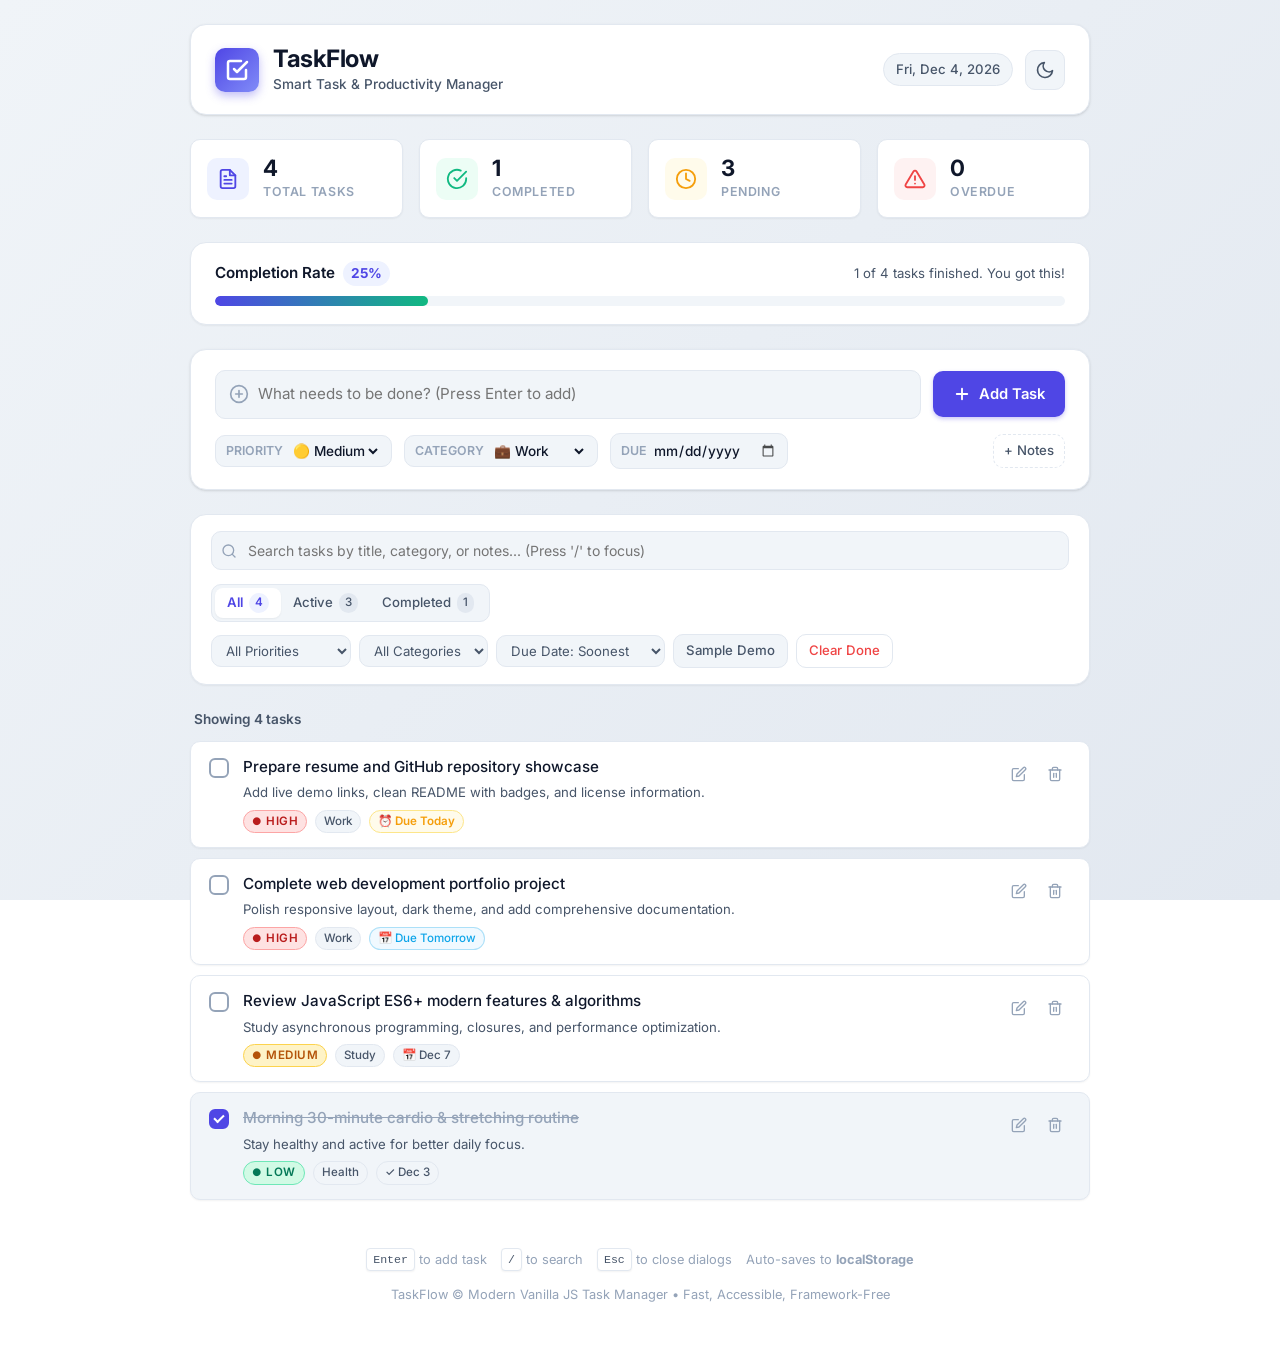
<file: index.html>
<!DOCTYPE html>
<html lang="en" data-theme="light">
<head>
  <meta charset="UTF-8" />
  <meta name="viewport" content="width=device-width, initial-scale=1.0" />
  <meta name="description" content="TaskFlow — Professional, modern Task Manager Web App with real-time statistics, priority badges, due dates, filters, search, and dark mode." />
  <title>TaskFlow — Smart Task & Productivity Manager</title>
  
  <!-- Favicon -->
  <link rel="icon" type="image/jpeg" href="todolist.jpg" />
  
  <!-- Google Fonts: Inter -->
  <link rel="preconnect" href="https://fonts.googleapis.com" />
  <link rel="preconnect" href="https://fonts.gstatic.com" crossorigin />
  <link href="https://fonts.googleapis.com/css2?family=Inter:wght@400;500;600;700&display=swap" rel="stylesheet" />

  <!-- Stylesheet -->
  <link rel="stylesheet" href="stylee.css" />
</head>
<body>

  <div class="app-container">
    
    <!-- ====================================================================
         1. Application Header
         ==================================================================== -->
    <header class="app-header">
      <div class="brand-wrapper">
        <div class="app-logo">
          <svg viewBox="0 0 24 24" width="24" height="24" fill="none" stroke="currentColor" stroke-width="2.5" stroke-linecap="round" stroke-linejoin="round">
            <path d="M9 11l3 3L22 4"></path>
            <path d="M21 12v7a2 2 0 0 1-2 2H5a2 2 0 0 1-2-2V5a2 2 0 0 1 2-2h11"></path>
          </svg>
        </div>
        <div class="app-title-group">
          <h1>TaskFlow</h1>
          <p>Smart Task &amp; Productivity Manager</p>
        </div>
      </div>

      <div class="header-actions">
        <span class="date-badge" id="current-date-display" aria-label="Today's Date"></span>
        <button class="theme-toggle-btn" id="theme-toggle-btn" aria-label="Toggle Dark and Light theme" title="Toggle Theme">
          <!-- Sun Icon (shown in dark mode) -->
          <svg class="icon-sun" viewBox="0 0 24 24" fill="none" stroke="currentColor" stroke-width="2" stroke-linecap="round" stroke-linejoin="round">
            <circle cx="12" cy="12" r="5"></circle>
            <line x1="12" y1="1" x2="12" y2="3"></line>
            <line x1="12" y1="21" x2="12" y2="23"></line>
            <line x1="4.22" y1="4.22" x2="5.64" y2="5.64"></line>
            <line x1="18.36" y1="18.36" x2="19.78" y2="19.78"></line>
            <line x1="1" y1="12" x2="3" y2="12"></line>
            <line x1="21" y1="12" x2="23" y2="12"></line>
            <line x1="4.22" y1="19.78" x2="5.64" y2="18.36"></line>
            <line x1="18.36" y1="5.64" x2="19.78" y2="4.22"></line>
          </svg>
          <!-- Moon Icon (shown in light mode) -->
          <svg class="icon-moon" viewBox="0 0 24 24" fill="none" stroke="currentColor" stroke-width="2" stroke-linecap="round" stroke-linejoin="round">
            <path d="M21 12.79A9 9 0 1 1 11.21 3 7 7 0 0 0 21 12.79z"></path>
          </svg>
        </button>
      </div>
    </header>

    <!-- ====================================================================
         2. Overview Statistics Dashboard
         ==================================================================== -->
    <section class="dashboard-grid" aria-label="Task Analytics Dashboard">
      <!-- Total Tasks -->
      <div class="stat-card">
        <div class="stat-icon total">
          <svg viewBox="0 0 24 24" fill="none" stroke="currentColor" stroke-width="2" stroke-linecap="round" stroke-linejoin="round">
            <path d="M14 2H6a2 2 0 0 0-2 2v16a2 2 0 0 0 2 2h12a2 2 0 0 0 2-2V8z"></path>
            <polyline points="14 2 14 8 20 8"></polyline>
            <line x1="16" y1="13" x2="8" y2="13"></line>
            <line x1="16" y1="17" x2="8" y2="17"></line>
            <polyline points="10 9 9 9 8 9"></polyline>
          </svg>
        </div>
        <div class="stat-info">
          <span class="stat-value" id="total-tasks-count">0</span>
          <span class="stat-label">Total Tasks</span>
        </div>
      </div>

      <!-- Completed Tasks -->
      <div class="stat-card">
        <div class="stat-icon completed">
          <svg viewBox="0 0 24 24" fill="none" stroke="currentColor" stroke-width="2" stroke-linecap="round" stroke-linejoin="round">
            <path d="M22 11.08V12a10 10 0 1 1-5.93-9.14"></path>
            <polyline points="22 4 12 14.01 9 11.01"></polyline>
          </svg>
        </div>
        <div class="stat-info">
          <span class="stat-value" id="completed-tasks-count">0</span>
          <span class="stat-label">Completed</span>
        </div>
      </div>

      <!-- Pending Tasks -->
      <div class="stat-card">
        <div class="stat-icon pending">
          <svg viewBox="0 0 24 24" fill="none" stroke="currentColor" stroke-width="2" stroke-linecap="round" stroke-linejoin="round">
            <circle cx="12" cy="12" r="10"></circle>
            <polyline points="12 6 12 12 16 14"></polyline>
          </svg>
        </div>
        <div class="stat-info">
          <span class="stat-value" id="pending-tasks-count">0</span>
          <span class="stat-label">Pending</span>
        </div>
      </div>

      <!-- Overdue Tasks -->
      <div class="stat-card">
        <div class="stat-icon overdue">
          <svg viewBox="0 0 24 24" fill="none" stroke="currentColor" stroke-width="2" stroke-linecap="round" stroke-linejoin="round">
            <path d="M10.29 3.86L1.82 18a2 2 0 0 0 1.71 3h16.94a2 2 0 0 0 1.71-3L13.71 3.86a2 2 0 0 0-3.42 0z"></path>
            <line x1="12" y1="9" x2="12" y2="13"></line>
            <line x1="12" y1="17" x2="12.01" y2="17"></line>
          </svg>
        </div>
        <div class="stat-info">
          <span class="stat-value" id="overdue-tasks-count">0</span>
          <span class="stat-label">Overdue</span>
        </div>
      </div>
    </section>

    <!-- Overall Progress Card -->
    <section class="progress-card" aria-label="Task Completion Progress">
      <div class="progress-header">
        <div class="progress-title-group">
          <span class="progress-title">Completion Rate</span>
          <span class="progress-percent-badge" id="progress-percent">0%</span>
        </div>
        <span class="progress-message" id="progress-message">Loading progress...</span>
      </div>
      <div class="progress-track" role="progressbar" aria-valuemin="0" aria-valuemax="100" aria-valuenow="0">
        <div class="progress-bar" id="progress-bar"></div>
      </div>
    </section>

    <!-- ====================================================================
         3. Task Creation Form Card
         ==================================================================== -->
    <section class="task-creator-card" aria-label="Add New Task">
      <form id="task-form">
        <div class="primary-input-row">
          <div class="input-with-icon">
            <span class="input-icon">
              <svg viewBox="0 0 24 24" fill="none" stroke="currentColor" stroke-width="2" stroke-linecap="round" stroke-linejoin="round">
                <circle cx="12" cy="12" r="10"></circle>
                <line x1="12" y1="8" x2="12" y2="16"></line>
                <line x1="8" y1="12" x2="16" y2="12"></line>
              </svg>
            </span>
            <input 
              type="text" 
              id="task-input" 
              class="task-input" 
              placeholder="What needs to be done? (Press Enter to add)" 
              autocomplete="off" 
              required 
            />
          </div>
          <button type="submit" class="btn-primary" id="add-task-btn">
            <svg viewBox="0 0 24 24" fill="none" stroke="currentColor" stroke-width="2.5" stroke-linecap="round" stroke-linejoin="round">
              <line x1="12" y1="5" x2="12" y2="19"></line>
              <line x1="5" y1="12" x2="19" y2="12"></line>
            </svg>
            <span>Add Task</span>
          </button>
        </div>

        <!-- Task Metadata Fields (Priority, Category, Due Date, Notes Toggle) -->
        <div class="task-meta-row" style="margin-top: 14px;">
          <div class="meta-field">
            <label for="task-priority">Priority</label>
            <select id="task-priority" class="meta-select">
              <option value="high">🔴 High</option>
              <option value="medium" selected>🟡 Medium</option>
              <option value="low">🟢 Low</option>
            </select>
          </div>

          <div class="meta-field">
            <label for="task-category">Category</label>
            <select id="task-category" class="meta-select">
              <option value="Work" selected>💼 Work</option>
              <option value="Personal">🏠 Personal</option>
              <option value="Study">📚 Study</option>
              <option value="Finance">💰 Finance</option>
              <option value="Health">🏃 Health</option>
              <option value="General">📝 General</option>
            </select>
          </div>

          <div class="meta-field">
            <label for="task-due-date">Due</label>
            <input type="date" id="task-due-date" class="meta-date-input" title="Set task due date" />
          </div>

          <button type="button" class="btn-toggle-notes" id="toggle-notes-btn">
            + Notes
          </button>
        </div>

        <!-- Expandable Notes / Description Textarea -->
        <div class="notes-container" id="notes-container" style="margin-top: 12px;">
          <textarea 
            id="task-notes" 
            class="notes-textarea" 
            placeholder="Add optional notes, links, or instructions..."
            rows="2"
          ></textarea>
        </div>
      </form>
    </section>

    <!-- ====================================================================
         4. Control Toolbar (Search, Filter, Sort, Bulk Actions)
         ==================================================================== -->
    <section class="toolbar-card" aria-label="Task Filters &amp; Controls">
      <!-- Search Input Row -->
      <div class="toolbar-top-row">
        <div class="search-box">
          <span class="search-icon">
            <svg viewBox="0 0 24 24" fill="none" stroke="currentColor" stroke-width="2" stroke-linecap="round" stroke-linejoin="round">
              <circle cx="11" cy="11" r="8"></circle>
              <line x1="21" y1="21" x2="16.65" y2="16.65"></line>
            </svg>
          </span>
          <input 
            type="text" 
            id="search-input" 
            class="search-input" 
            placeholder="Search tasks by title, category, or notes... (Press '/' to focus)" 
            autocomplete="off" 
          />
          <button class="search-clear-btn" id="search-clear-btn" title="Clear search" aria-label="Clear search">
            ✕
          </button>
        </div>
      </div>

      <!-- Filters & Controls Row -->
      <div class="toolbar-filter-row">
        <!-- Status Tabs (All, Active, Completed) -->
        <div class="filter-tabs" role="tablist">
          <button class="filter-tab active" data-filter="all" role="tab" aria-selected="true">
            All <span class="badge" id="badge-count-all">0</span>
          </button>
          <button class="filter-tab" data-filter="active" role="tab" aria-selected="false">
            Active <span class="badge" id="badge-count-active">0</span>
          </button>
          <button class="filter-tab" data-filter="completed" role="tab" aria-selected="false">
            Completed <span class="badge" id="badge-count-completed">0</span>
          </button>
        </div>

        <!-- Dropdown Filters & Actions -->
        <div class="filter-controls-group">
          <!-- Priority Filter -->
          <select id="priority-filter" class="filter-select" aria-label="Filter by priority">
            <option value="all">All Priorities</option>
            <option value="high">High Priority</option>
            <option value="medium">Medium Priority</option>
            <option value="low">Low Priority</option>
          </select>

          <!-- Category Filter -->
          <select id="category-filter" class="filter-select" aria-label="Filter by category">
            <option value="all">All Categories</option>
            <option value="Work">Work</option>
            <option value="Personal">Personal</option>
            <option value="Study">Study</option>
            <option value="Finance">Finance</option>
            <option value="Health">Health</option>
            <option value="General">General</option>
          </select>

          <!-- Sort Dropdown -->
          <select id="sort-by-select" class="filter-select" aria-label="Sort tasks">
            <option value="due-asc">Due Date: Soonest</option>
            <option value="due-desc">Due Date: Furthest</option>
            <option value="priority-high">Priority: High → Low</option>
            <option value="priority-low">Priority: Low → High</option>
            <option value="newest">Created: Newest</option>
            <option value="oldest">Created: Oldest</option>
            <option value="alpha">Alphabetical: A → Z</option>
          </select>

          <!-- Bulk Buttons -->
          <button class="btn-secondary" id="reset-demo-btn" title="Reload sample demonstration tasks">
            Sample Demo
          </button>
          <button class="btn-danger-ghost" id="clear-completed-btn" title="Remove all completed tasks">
            Clear Done
          </button>
        </div>
      </div>
    </section>

    <!-- ====================================================================
         5. Task List Container
         ==================================================================== -->
    <section class="task-list-section" aria-label="Tasks List">
      <div class="task-list-header">
        <span class="task-list-count" id="task-list-summary">Showing 0 tasks</span>
      </div>

      <!-- Task Items List -->
      <ul id="task-list" class="task-list" aria-live="polite"></ul>

      <!-- Empty State Indicator -->
      <div class="empty-state" id="empty-state" style="display: none;">
        <div class="empty-state-icon">
          <svg viewBox="0 0 24 24" fill="none" stroke="currentColor" stroke-width="2" stroke-linecap="round" stroke-linejoin="round">
            <path d="M22 11.08V12a10 10 0 1 1-5.93-9.14"></path>
            <polyline points="22 4 12 14.01 9 11.01"></polyline>
          </svg>
        </div>
        <h3 class="empty-state-title" id="empty-state-title">No tasks found</h3>
        <p class="empty-state-desc" id="empty-state-desc">Your tasks will appear here. Add a new task above to get started!</p>
        <button class="btn-primary empty-state-action" id="empty-state-action-btn">
          Add New Task
        </button>
      </div>
    </section>

    <!-- ====================================================================
         6. Footer & Shortcut Guide
         ==================================================================== -->
    <footer class="app-footer">
      <div class="shortcut-hints">
        <span class="kbd-hint"><kbd>Enter</kbd> to add task</span>
        <span class="kbd-hint"><kbd>/</kbd> to search</span>
        <span class="kbd-hint"><kbd>Esc</kbd> to close dialogs</span>
        <span class="kbd-hint">Auto-saves to <strong>localStorage</strong></span>
      </div>
      <p style="margin-top: 6px;">TaskFlow &copy; Modern Vanilla JS Task Manager &bull; Fast, Accessible, Framework-Free</p>
    </footer>

  </div>

  <!-- ======================================================================
       7. Edit Task Modal Dialog
       ====================================================================== -->
  <div class="modal-overlay" id="edit-modal" aria-hidden="true" role="dialog" aria-modal="true" aria-labelledby="edit-modal-title">
    <div class="modal-container">
      <div class="modal-header">
        <h2 class="modal-title" id="edit-modal-title">Edit Task</h2>
        <button class="modal-close-btn" id="edit-modal-close" aria-label="Close Edit Dialog">&times;</button>
      </div>
      
      <form id="edit-form">
        <div class="modal-body">
          <div class="form-group">
            <label class="form-label" for="edit-title-input">Task Title *</label>
            <input type="text" id="edit-title-input" class="form-input" required />
          </div>

          <div class="form-group">
            <label class="form-label" for="edit-desc-input">Notes / Details</label>
            <textarea id="edit-desc-input" class="form-textarea" rows="3" placeholder="Add additional task details..."></textarea>
          </div>

          <div class="form-row">
            <div class="form-group">
              <label class="form-label" for="edit-priority-select">Priority</label>
              <select id="edit-priority-select" class="form-select">
                <option value="high">🔴 High</option>
                <option value="medium">🟡 Medium</option>
                <option value="low">🟢 Low</option>
              </select>
            </div>

            <div class="form-group">
              <label class="form-label" for="edit-category-select">Category</label>
              <select id="edit-category-select" class="form-select">
                <option value="Work">💼 Work</option>
                <option value="Personal">🏠 Personal</option>
                <option value="Study">📚 Study</option>
                <option value="Finance">💰 Finance</option>
                <option value="Health">🏃 Health</option>
                <option value="General">📝 General</option>
              </select>
            </div>
          </div>

          <div class="form-group">
            <label class="form-label" for="edit-due-date-input">Due Date</label>
            <input type="date" id="edit-due-date-input" class="form-input" />
          </div>
        </div>

        <div class="modal-footer">
          <button type="button" class="btn-secondary" id="edit-modal-cancel">Cancel</button>
          <button type="submit" class="btn-primary" id="edit-modal-save">Save Changes</button>
        </div>
      </form>
    </div>
  </div>

  <!-- ======================================================================
       8. Delete Confirmation Modal
       ====================================================================== -->
  <div class="modal-overlay" id="confirm-modal" aria-hidden="true" role="dialog" aria-modal="true" aria-labelledby="confirm-modal-title">
    <div class="modal-container" style="max-width: 420px;">
      <div class="modal-header">
        <h2 class="modal-title" id="confirm-modal-title">Delete Task</h2>
        <button class="modal-close-btn" id="confirm-modal-close" aria-label="Close Confirmation Dialog">&times;</button>
      </div>
      <div class="modal-body">
        <p id="confirm-modal-text" style="font-size: 0.95rem; color: var(--text-secondary); line-height: 1.5;">
          Are you sure you want to delete this task? This action cannot be undone.
        </p>
      </div>
      <div class="modal-footer">
        <button type="button" class="btn-secondary" id="confirm-modal-cancel">Cancel</button>
        <button type="button" class="btn-primary" id="confirm-delete-btn" style="background: var(--color-danger);">Delete</button>
      </div>
    </div>
  </div>

  <!-- ======================================================================
       9. Floating Toast Notification Container
       ====================================================================== -->
  <div class="toast-container" id="toast-container" aria-live="assertive"></div>

  <!-- Main JavaScript File -->
  <script src="script.js"></script>
</body>
</html>
</file>
<file: stylee.css>
/* ==========================================================================
   TaskFlow — Modern Task & Productivity Manager
   Style Sheet (CSS Custom Properties, Responsive Design & Dark/Light Themes)
   ========================================================================== */

/* --------------------------------------------------------------------------
   1. CSS Custom Properties / Design Tokens
   -------------------------------------------------------------------------- */
:root {
  /* Color Palette - Light Mode (Default) */
  --bg-gradient: linear-gradient(135deg, #f0f4f8 0%, #e2e8f0 100%);
  --bg-primary: #f8fafc;
  --bg-surface: #ffffff;
  --bg-surface-alt: #f1f5f9;
  --bg-surface-hover: #e2e8f0;
  
  --border-color: #e2e8f0;
  --border-color-focus: #6366f1;
  --border-color-light: #f1f5f9;

  --text-primary: #0f172a;
  --text-secondary: #475569;
  --text-muted: #94a3b8;
  --text-inverse: #ffffff;

  /* Primary Brand Colors */
  --primary: #4f46e5;
  --primary-hover: #4338ca;
  --primary-light: #eef2ff;
  --primary-ring: rgba(79, 70, 229, 0.25);

  /* Status Colors */
  --color-success: #10b981;
  --color-success-bg: #ecfdf5;
  --color-success-border: #a7f3d0;
  
  --color-warning: #f59e0b;
  --color-warning-bg: #fffbeb;
  --color-warning-border: #fde68a;

  --color-danger: #ef4444;
  --color-danger-bg: #fef2f2;
  --color-danger-border: #fecaca;
  --color-danger-hover: #dc2626;

  --color-info: #0ea5e9;
  --color-info-bg: #f0f9ff;

  /* Priority Accent Badges */
  --priority-high-text: #b91c1c;
  --priority-high-bg: #fee2e2;
  --priority-high-border: #fca5a5;

  --priority-med-text: #b45309;
  --priority-med-bg: #fef3c7;
  --priority-med-border: #fcd34d;

  --priority-low-text: #047857;
  --priority-low-bg: #d1fae5;
  --priority-low-border: #6ee7b7;

  /* Shadows */
  --shadow-xs: 0 1px 2px 0 rgba(0, 0, 0, 0.05);
  --shadow-sm: 0 1px 3px 0 rgba(0, 0, 0, 0.1), 0 1px 2px -1px rgba(0, 0, 0, 0.1);
  --shadow-md: 0 4px 6px -1px rgba(0, 0, 0, 0.08), 0 2px 4px -2px rgba(0, 0, 0, 0.06);
  --shadow-lg: 0 10px 15px -3px rgba(0, 0, 0, 0.1), 0 4px 6px -4px rgba(0, 0, 0, 0.08);
  --shadow-xl: 0 20px 25px -5px rgba(0, 0, 0, 0.1), 0 8px 10px -6px rgba(0, 0, 0, 0.08);

  /* Radii */
  --radius-sm: 6px;
  --radius-md: 10px;
  --radius-lg: 16px;
  --radius-xl: 20px;
  --radius-full: 9999px;

  /* Transitions */
  --transition-fast: 150ms cubic-bezier(0.4, 0, 0.2, 1);
  --transition-normal: 250ms cubic-bezier(0.4, 0, 0.2, 1);
  --transition-slow: 350ms cubic-bezier(0.4, 0, 0.2, 1);

  /* Fonts */
  --font-family: 'Inter', -apple-system, BlinkMacSystemFont, "Segoe UI", Roboto, "Helvetica Neue", Arial, sans-serif;
}

/* --------------------------------------------------------------------------
   Dark Mode Theme Overrides
   -------------------------------------------------------------------------- */
[data-theme="dark"] {
  --bg-gradient: linear-gradient(135deg, #090d16 0%, #0f172a 100%);
  --bg-primary: #0b0f19;
  --bg-surface: #1e293b;
  --bg-surface-alt: #0f172a;
  --bg-surface-hover: #334155;
  
  --border-color: #334155;
  --border-color-focus: #818cf8;
  --border-color-light: #1e293b;

  --text-primary: #f8fafc;
  --text-secondary: #cbd5e1;
  --text-muted: #64748b;
  --text-inverse: #0f172a;

  /* Primary Brand Colors */
  --primary: #6366f1;
  --primary-hover: #4f46e5;
  --primary-light: rgba(99, 102, 241, 0.15);
  --primary-ring: rgba(99, 102, 241, 0.35);

  /* Status Colors */
  --color-success: #34d399;
  --color-success-bg: rgba(16, 185, 129, 0.15);
  --color-success-border: rgba(16, 185, 129, 0.3);

  --color-warning: #fbbf24;
  --color-warning-bg: rgba(245, 158, 11, 0.15);
  --color-warning-border: rgba(245, 158, 11, 0.3);

  --color-danger: #f87171;
  --color-danger-bg: rgba(239, 68, 68, 0.15);
  --color-danger-border: rgba(239, 68, 68, 0.3);
  --color-danger-hover: #ef4444;

  --color-info: #38bdf8;
  --color-info-bg: rgba(14, 165, 233, 0.15);

  /* Priority Badges in Dark Mode */
  --priority-high-text: #fca5a5;
  --priority-high-bg: rgba(239, 68, 68, 0.2);
  --priority-high-border: rgba(239, 68, 68, 0.4);

  --priority-med-text: #fde68a;
  --priority-med-bg: rgba(245, 158, 11, 0.2);
  --priority-med-border: rgba(245, 158, 11, 0.4);

  --priority-low-text: #a7f3d0;
  --priority-low-bg: rgba(16, 185, 129, 0.2);
  --priority-low-border: rgba(16, 185, 129, 0.4);

  /* Shadows in Dark Mode */
  --shadow-xs: 0 1px 2px 0 rgba(0, 0, 0, 0.3);
  --shadow-sm: 0 1px 3px 0 rgba(0, 0, 0, 0.4);
  --shadow-md: 0 4px 6px -1px rgba(0, 0, 0, 0.4);
  --shadow-lg: 0 10px 15px -3px rgba(0, 0, 0, 0.5);
  --shadow-xl: 0 20px 25px -5px rgba(0, 0, 0, 0.6);
}

/* --------------------------------------------------------------------------
   2. Reset & Base Styles
   -------------------------------------------------------------------------- */
*, *::before, *::after {
  box-sizing: border-box;
  margin: 0;
  padding: 0;
}

html {
  font-size: 16px;
  scroll-behavior: smooth;
}

body {
  font-family: var(--font-family);
  background: var(--bg-gradient);
  background-attachment: fixed;
  color: var(--text-primary);
  min-height: 100vh;
  line-height: 1.5;
  -webkit-font-smoothing: antialiased;
  -moz-osx-font-smoothing: grayscale;
  transition: background var(--transition-normal), color var(--transition-normal);
  padding: 24px 16px 48px;
}

button, input, select, textarea {
  font: inherit;
  color: inherit;
}

button {
  cursor: pointer;
  border: none;
  background: none;
  outline: none;
}

ul, ol {
  list-style: none;
}

a {
  color: var(--primary);
  text-decoration: none;
}

a:hover {
  text-decoration: underline;
}

:focus-visible {
  outline: 2px solid var(--primary);
  outline-offset: 2px;
}

/* --------------------------------------------------------------------------
   3. Main App Layout Container
   -------------------------------------------------------------------------- */
.app-container {
  max-width: 900px;
  margin: 0 auto;
  display: flex;
  flex-direction: column;
  gap: 24px;
}

/* --------------------------------------------------------------------------
   4. Header & Branding
   -------------------------------------------------------------------------- */
.app-header {
  background: var(--bg-surface);
  border: 1px solid var(--border-color);
  border-radius: var(--radius-lg);
  padding: 20px 24px;
  display: flex;
  align-items: center;
  justify-content: space-between;
  box-shadow: var(--shadow-sm);
  transition: background var(--transition-normal), border-color var(--transition-normal);
}

.brand-wrapper {
  display: flex;
  align-items: center;
  gap: 14px;
}

.app-logo {
  width: 44px;
  height: 44px;
  border-radius: var(--radius-md);
  background: linear-gradient(135deg, var(--primary) 0%, #818cf8 100%);
  display: flex;
  align-items: center;
  justify-content: center;
  color: #ffffff;
  box-shadow: 0 4px 10px rgba(79, 70, 229, 0.35);
  flex-shrink: 0;
  overflow: hidden;
}

.app-logo img {
  width: 100%;
  height: 100%;
  object-fit: cover;
}

.app-title-group h1 {
  font-size: 1.5rem;
  font-weight: 700;
  letter-spacing: -0.02em;
  color: var(--text-primary);
  line-height: 1.2;
}

.app-title-group p {
  font-size: 0.85rem;
  color: var(--text-secondary);
  font-weight: 500;
}

.header-actions {
  display: flex;
  align-items: center;
  gap: 12px;
}

.date-badge {
  display: inline-flex;
  align-items: center;
  gap: 6px;
  font-size: 0.825rem;
  font-weight: 500;
  padding: 6px 12px;
  background: var(--bg-surface-alt);
  color: var(--text-secondary);
  border-radius: var(--radius-full);
  border: 1px solid var(--border-color);
}

.theme-toggle-btn {
  display: inline-flex;
  align-items: center;
  justify-content: center;
  width: 40px;
  height: 40px;
  border-radius: var(--radius-md);
  background: var(--bg-surface-alt);
  color: var(--text-secondary);
  border: 1px solid var(--border-color);
  transition: all var(--transition-fast);
}

.theme-toggle-btn:hover {
  background: var(--bg-surface-hover);
  color: var(--text-primary);
  transform: translateY(-1px);
}

.theme-toggle-btn svg {
  width: 20px;
  height: 20px;
  transition: transform var(--transition-normal);
}

[data-theme="dark"] .icon-moon {
  display: none;
}
[data-theme="dark"] .icon-sun {
  display: block;
}
[data-theme="light"] .icon-sun {
  display: none;
}
[data-theme="light"] .icon-moon {
  display: block;
}

/* --------------------------------------------------------------------------
   5. Dashboard / Task Statistics & Progress Bar
   -------------------------------------------------------------------------- */
.dashboard-grid {
  display: grid;
  grid-template-columns: repeat(4, 1fr);
  gap: 16px;
}

.stat-card {
  background: var(--bg-surface);
  border: 1px solid var(--border-color);
  border-radius: var(--radius-md);
  padding: 16px;
  display: flex;
  align-items: center;
  gap: 14px;
  box-shadow: var(--shadow-xs);
  transition: transform var(--transition-fast), box-shadow var(--transition-fast), border-color var(--transition-fast);
}

.stat-card:hover {
  transform: translateY(-2px);
  box-shadow: var(--shadow-sm);
  border-color: var(--border-color-focus);
}

.stat-icon {
  width: 42px;
  height: 42px;
  border-radius: var(--radius-md);
  display: flex;
  align-items: center;
  justify-content: center;
  flex-shrink: 0;
}

.stat-icon svg {
  width: 22px;
  height: 22px;
}

.stat-icon.total {
  background: var(--primary-light);
  color: var(--primary);
}

.stat-icon.completed {
  background: var(--color-success-bg);
  color: var(--color-success);
}

.stat-icon.pending {
  background: var(--color-warning-bg);
  color: var(--color-warning);
}

.stat-icon.overdue {
  background: var(--color-danger-bg);
  color: var(--color-danger);
}

.stat-info {
  display: flex;
  flex-direction: column;
}

.stat-value {
  font-size: 1.4rem;
  font-weight: 700;
  line-height: 1.1;
  color: var(--text-primary);
}

.stat-label {
  font-size: 0.775rem;
  font-weight: 600;
  text-transform: uppercase;
  letter-spacing: 0.05em;
  color: var(--text-muted);
  margin-top: 2px;
}

/* Progress Bar Card */
.progress-card {
  background: var(--bg-surface);
  border: 1px solid var(--border-color);
  border-radius: var(--radius-lg);
  padding: 18px 24px;
  box-shadow: var(--shadow-xs);
  display: flex;
  flex-direction: column;
  gap: 10px;
}

.progress-header {
  display: flex;
  align-items: center;
  justify-content: space-between;
}

.progress-title-group {
  display: flex;
  align-items: center;
  gap: 8px;
}

.progress-title {
  font-size: 0.95rem;
  font-weight: 600;
  color: var(--text-primary);
}

.progress-percent-badge {
  font-size: 0.85rem;
  font-weight: 700;
  color: var(--primary);
  background: var(--primary-light);
  padding: 2px 8px;
  border-radius: var(--radius-full);
}

.progress-message {
  font-size: 0.825rem;
  color: var(--text-secondary);
}

.progress-track {
  width: 100%;
  height: 10px;
  background: var(--bg-surface-alt);
  border-radius: var(--radius-full);
  overflow: hidden;
  position: relative;
}

.progress-bar {
  height: 100%;
  width: 0%;
  background: linear-gradient(90deg, var(--primary) 0%, #10b981 100%);
  border-radius: var(--radius-full);
  transition: width 0.6s cubic-bezier(0.34, 1.56, 0.64, 1);
}

/* --------------------------------------------------------------------------
   6. Task Creation Card
   -------------------------------------------------------------------------- */
.task-creator-card {
  background: var(--bg-surface);
  border: 1px solid var(--border-color);
  border-radius: var(--radius-lg);
  padding: 20px 24px;
  box-shadow: var(--shadow-sm);
  display: flex;
  flex-direction: column;
  gap: 14px;
  transition: border-color var(--transition-fast);
}

.task-creator-card:focus-within {
  border-color: var(--border-color-focus);
}

.primary-input-row {
  display: flex;
  align-items: center;
  gap: 12px;
}

.input-with-icon {
  flex: 1;
  position: relative;
  display: flex;
  align-items: center;
}

.input-icon {
  position: absolute;
  left: 14px;
  color: var(--text-muted);
  pointer-events: none;
  display: flex;
  align-items: center;
  justify-content: center;
}

.input-icon svg {
  width: 20px;
  height: 20px;
}

.task-input {
  width: 100%;
  padding: 12px 14px 12px 42px;
  font-size: 0.95rem;
  border: 1px solid var(--border-color);
  border-radius: var(--radius-md);
  background: var(--bg-surface-alt);
  color: var(--text-primary);
  transition: all var(--transition-fast);
}

.task-input:focus {
  outline: none;
  border-color: var(--primary);
  background: var(--bg-surface);
  box-shadow: 0 0 0 3px var(--primary-ring);
}

.btn-primary {
  display: inline-flex;
  align-items: center;
  justify-content: center;
  gap: 8px;
  background: var(--primary);
  color: #ffffff;
  font-weight: 600;
  font-size: 0.925rem;
  padding: 12px 20px;
  border-radius: var(--radius-md);
  box-shadow: 0 2px 4px rgba(79, 70, 229, 0.3);
  transition: all var(--transition-fast);
  white-space: nowrap;
}

.btn-primary:hover {
  background: var(--primary-hover);
  transform: translateY(-1px);
  box-shadow: 0 4px 8px rgba(79, 70, 229, 0.4);
}

.btn-primary:active {
  transform: translateY(0);
}

.btn-primary svg {
  width: 18px;
  height: 18px;
}

/* Secondary Meta Row */
.task-meta-row {
  display: flex;
  align-items: center;
  flex-wrap: wrap;
  gap: 12px;
}

.meta-field {
  display: flex;
  align-items: center;
  gap: 6px;
  background: var(--bg-surface-alt);
  border: 1px solid var(--border-color);
  border-radius: var(--radius-md);
  padding: 6px 10px;
  font-size: 0.85rem;
  color: var(--text-secondary);
}

.meta-field label {
  font-size: 0.775rem;
  font-weight: 600;
  text-transform: uppercase;
  color: var(--text-muted);
}

.meta-select, .meta-date-input {
  border: none;
  background: transparent;
  color: var(--text-primary);
  font-size: 0.85rem;
  font-weight: 500;
  outline: none;
  cursor: pointer;
}

.meta-select option {
  background: var(--bg-surface);
  color: var(--text-primary);
}

.meta-date-input::-webkit-calendar-picker-indicator {
  cursor: pointer;
  filter: opacity(0.7);
}

[data-theme="dark"] .meta-date-input::-webkit-calendar-picker-indicator {
  filter: invert(0.85);
}

.btn-toggle-notes {
  display: inline-flex;
  align-items: center;
  gap: 6px;
  font-size: 0.825rem;
  font-weight: 500;
  color: var(--text-secondary);
  padding: 6px 10px;
  border-radius: var(--radius-md);
  border: 1px dashed var(--border-color);
  transition: all var(--transition-fast);
  margin-left: auto;
}

.btn-toggle-notes:hover {
  border-color: var(--primary);
  color: var(--primary);
  background: var(--primary-light);
}

.notes-container {
  display: none;
  animation: slideDown 0.2s ease-out forwards;
}

.notes-container.open {
  display: block;
}

.notes-textarea {
  width: 100%;
  padding: 10px 14px;
  border-radius: var(--radius-md);
  border: 1px solid var(--border-color);
  background: var(--bg-surface-alt);
  color: var(--text-primary);
  font-size: 0.875rem;
  resize: vertical;
  min-height: 70px;
  transition: border-color var(--transition-fast);
}

.notes-textarea:focus {
  outline: none;
  border-color: var(--primary);
  background: var(--bg-surface);
  box-shadow: 0 0 0 3px var(--primary-ring);
}

/* --------------------------------------------------------------------------
   7. Control Toolbar (Search, Filter, Sort, Bulk Actions)
   -------------------------------------------------------------------------- */
.toolbar-card {
  background: var(--bg-surface);
  border: 1px solid var(--border-color);
  border-radius: var(--radius-lg);
  padding: 16px 20px;
  box-shadow: var(--shadow-xs);
  display: flex;
  flex-direction: column;
  gap: 14px;
}

.toolbar-top-row {
  display: flex;
  align-items: center;
  gap: 12px;
}

.search-box {
  flex: 1;
  position: relative;
  display: flex;
  align-items: center;
}

.search-input {
  width: 100%;
  padding: 8px 36px 8px 36px;
  font-size: 0.875rem;
  border: 1px solid var(--border-color);
  border-radius: var(--radius-md);
  background: var(--bg-surface-alt);
  color: var(--text-primary);
  transition: all var(--transition-fast);
}

.search-input:focus {
  outline: none;
  border-color: var(--primary);
  background: var(--bg-surface);
  box-shadow: 0 0 0 3px var(--primary-ring);
}

.search-icon {
  position: absolute;
  left: 10px;
  color: var(--text-muted);
  pointer-events: none;
  display: flex;
  align-items: center;
}

.search-icon svg {
  width: 16px;
  height: 16px;
}

.search-clear-btn {
  position: absolute;
  right: 10px;
  color: var(--text-muted);
  display: none;
  align-items: center;
  justify-content: center;
  width: 20px;
  height: 20px;
  border-radius: var(--radius-full);
}

.search-clear-btn.visible {
  display: flex;
}

.search-clear-btn:hover {
  color: var(--text-primary);
  background: var(--bg-surface-hover);
}

/* Filter Tabs & Secondary Filters */
.toolbar-filter-row {
  display: flex;
  align-items: center;
  justify-content: space-between;
  flex-wrap: wrap;
  gap: 12px;
}

.filter-tabs {
  display: flex;
  align-items: center;
  background: var(--bg-surface-alt);
  padding: 3px;
  border-radius: var(--radius-md);
  border: 1px solid var(--border-color);
}

.filter-tab {
  padding: 5px 12px;
  font-size: 0.825rem;
  font-weight: 500;
  color: var(--text-secondary);
  border-radius: calc(var(--radius-md) - 2px);
  transition: all var(--transition-fast);
  display: inline-flex;
  align-items: center;
  gap: 6px;
}

.filter-tab.active {
  background: var(--bg-surface);
  color: var(--primary);
  font-weight: 600;
  box-shadow: var(--shadow-xs);
}

.filter-tab .badge {
  font-size: 0.725rem;
  padding: 1px 6px;
  border-radius: var(--radius-full);
  background: var(--bg-surface-hover);
}

.filter-tab.active .badge {
  background: var(--primary-light);
  color: var(--primary);
}

.filter-controls-group {
  display: flex;
  align-items: center;
  gap: 8px;
  flex-wrap: wrap;
}

.filter-select {
  padding: 6px 10px;
  font-size: 0.825rem;
  border-radius: var(--radius-md);
  border: 1px solid var(--border-color);
  background: var(--bg-surface-alt);
  color: var(--text-secondary);
  outline: none;
  cursor: pointer;
  transition: border-color var(--transition-fast);
}

.filter-select:focus {
  border-color: var(--primary);
}

.btn-secondary {
  display: inline-flex;
  align-items: center;
  gap: 6px;
  font-size: 0.825rem;
  font-weight: 500;
  padding: 6px 12px;
  border-radius: var(--radius-md);
  border: 1px solid var(--border-color);
  background: var(--bg-surface-alt);
  color: var(--text-secondary);
  transition: all var(--transition-fast);
}

.btn-secondary:hover {
  background: var(--bg-surface-hover);
  color: var(--text-primary);
}

.btn-danger-ghost {
  display: inline-flex;
  align-items: center;
  gap: 6px;
  font-size: 0.825rem;
  font-weight: 500;
  padding: 6px 12px;
  border-radius: var(--radius-md);
  border: 1px solid var(--border-color);
  background: transparent;
  color: var(--color-danger);
  transition: all var(--transition-fast);
}

.btn-danger-ghost:hover {
  background: var(--color-danger-bg);
  border-color: var(--color-danger-border);
}

/* --------------------------------------------------------------------------
   8. Task List & Items
   -------------------------------------------------------------------------- */
.task-list-section {
  display: flex;
  flex-direction: column;
  gap: 12px;
}

.task-list-header {
  display: flex;
  align-items: center;
  justify-content: space-between;
  padding: 0 4px;
}

.task-list-count {
  font-size: 0.85rem;
  font-weight: 600;
  color: var(--text-secondary);
}

.task-list {
  display: flex;
  flex-direction: column;
  gap: 10px;
}

.task-item {
  background: var(--bg-surface);
  border: 1px solid var(--border-color);
  border-radius: var(--radius-md);
  padding: 14px 18px;
  display: flex;
  align-items: flex-start;
  gap: 14px;
  box-shadow: var(--shadow-xs);
  transition: transform var(--transition-fast), box-shadow var(--transition-fast), border-color var(--transition-fast), opacity var(--transition-normal);
  position: relative;
  animation: fadeIn 0.25s ease-out forwards;
}

.task-item:hover {
  box-shadow: var(--shadow-md);
  border-color: var(--border-color-focus);
}

.task-item.completed {
  opacity: 0.72;
  background: var(--bg-surface-alt);
}

.task-item.completed .task-text {
  text-decoration: line-through;
  color: var(--text-muted);
}

/* Custom Checkbox */
.task-checkbox-wrapper {
  margin-top: 2px;
  flex-shrink: 0;
}

.task-checkbox {
  appearance: none;
  -webkit-appearance: none;
  width: 20px;
  height: 20px;
  border: 2px solid var(--text-muted);
  border-radius: 6px;
  outline: none;
  cursor: pointer;
  display: grid;
  place-content: center;
  transition: all var(--transition-fast);
  background: transparent;
}

.task-checkbox:hover {
  border-color: var(--primary);
  background: var(--primary-light);
}

.task-checkbox:checked {
  background: var(--primary);
  border-color: var(--primary);
}

.task-checkbox::before {
  content: "";
  width: 10px;
  height: 6px;
  border-left: 2px solid #ffffff;
  border-bottom: 2px solid #ffffff;
  transform: rotate(-45deg) translate(1px, -1px) scale(0);
  transition: transform 0.15s ease-in-out;
}

.task-checkbox:checked::before {
  transform: rotate(-45deg) translate(1px, -1px) scale(1);
}

/* Task Content */
.task-details {
  flex: 1;
  display: flex;
  flex-direction: column;
  gap: 6px;
  min-width: 0; /* Prevents text overflow in flexbox */
}

.task-text {
  font-size: 0.95rem;
  font-weight: 500;
  color: var(--text-primary);
  word-break: break-word;
  line-height: 1.4;
}

.task-description-preview {
  font-size: 0.825rem;
  color: var(--text-secondary);
  line-height: 1.4;
  word-break: break-word;
}

/* Task Badges & Tags */
.task-tags {
  display: flex;
  align-items: center;
  flex-wrap: wrap;
  gap: 8px;
  margin-top: 2px;
}

.badge-priority {
  display: inline-flex;
  align-items: center;
  gap: 4px;
  font-size: 0.725rem;
  font-weight: 600;
  text-transform: uppercase;
  letter-spacing: 0.04em;
  padding: 2px 8px;
  border-radius: var(--radius-full);
}

.badge-priority.high {
  background: var(--priority-high-bg);
  color: var(--priority-high-text);
  border: 1px solid var(--priority-high-border);
}

.badge-priority.medium {
  background: var(--priority-med-bg);
  color: var(--priority-med-text);
  border: 1px solid var(--priority-med-border);
}

.badge-priority.low {
  background: var(--priority-low-bg);
  color: var(--priority-low-text);
  border: 1px solid var(--priority-low-border);
}

.badge-category {
  display: inline-flex;
  align-items: center;
  gap: 4px;
  font-size: 0.725rem;
  font-weight: 500;
  padding: 2px 8px;
  border-radius: var(--radius-full);
  background: var(--bg-surface-alt);
  border: 1px solid var(--border-color);
  color: var(--text-secondary);
}

.badge-due-date {
  display: inline-flex;
  align-items: center;
  gap: 4px;
  font-size: 0.725rem;
  font-weight: 500;
  padding: 2px 8px;
  border-radius: var(--radius-full);
  background: var(--bg-surface-alt);
  border: 1px solid var(--border-color);
  color: var(--text-secondary);
}

.badge-due-date.overdue {
  background: var(--color-danger-bg);
  color: var(--color-danger);
  border-color: var(--color-danger-border);
  font-weight: 600;
}

.badge-due-date.due-today {
  background: var(--color-warning-bg);
  color: var(--color-warning);
  border-color: var(--color-warning-border);
  font-weight: 600;
}

.badge-due-date.due-soon {
  background: var(--color-info-bg);
  color: var(--color-info);
  border-color: rgba(14, 165, 233, 0.3);
}

/* Task Action Buttons */
.task-actions {
  display: flex;
  align-items: center;
  gap: 4px;
  flex-shrink: 0;
  margin-top: 2px;
}

.action-btn {
  width: 32px;
  height: 32px;
  border-radius: var(--radius-sm);
  display: inline-flex;
  align-items: center;
  justify-content: center;
  color: var(--text-muted);
  transition: all var(--transition-fast);
}

.action-btn:hover {
  background: var(--bg-surface-hover);
  color: var(--text-primary);
}

.action-btn.btn-edit:hover {
  color: var(--primary);
  background: var(--primary-light);
}

.action-btn.btn-delete:hover {
  color: var(--color-danger);
  background: var(--color-danger-bg);
}

.action-btn svg {
  width: 16px;
  height: 16px;
}

/* --------------------------------------------------------------------------
   9. Empty States
   -------------------------------------------------------------------------- */
.empty-state {
  background: var(--bg-surface);
  border: 2px dashed var(--border-color);
  border-radius: var(--radius-lg);
  padding: 48px 24px;
  text-align: center;
  display: flex;
  flex-direction: column;
  align-items: center;
  justify-content: center;
  gap: 12px;
}

.empty-state-icon {
  width: 56px;
  height: 56px;
  border-radius: var(--radius-full);
  background: var(--bg-surface-alt);
  color: var(--text-muted);
  display: flex;
  align-items: center;
  justify-content: center;
}

.empty-state-icon svg {
  width: 28px;
  height: 28px;
}

.empty-state-title {
  font-size: 1.1rem;
  font-weight: 600;
  color: var(--text-primary);
}

.empty-state-desc {
  font-size: 0.875rem;
  color: var(--text-secondary);
  max-width: 360px;
}

.empty-state-action {
  margin-top: 8px;
}

/* --------------------------------------------------------------------------
   10. Modals (Edit & Delete Dialogs)
   -------------------------------------------------------------------------- */
.modal-overlay {
  position: fixed;
  top: 0;
  left: 0;
  right: 0;
  bottom: 0;
  background: rgba(15, 23, 42, 0.6);
  backdrop-filter: blur(4px);
  -webkit-backdrop-filter: blur(4px);
  display: flex;
  align-items: center;
  justify-content: center;
  padding: 16px;
  z-index: 1000;
  opacity: 0;
  visibility: hidden;
  transition: opacity var(--transition-normal), visibility var(--transition-normal);
}

.modal-overlay.open {
  opacity: 1;
  visibility: visible;
}

.modal-container {
  background: var(--bg-surface);
  border: 1px solid var(--border-color);
  border-radius: var(--radius-lg);
  width: 100%;
  max-width: 500px;
  box-shadow: var(--shadow-xl);
  display: flex;
  flex-direction: column;
  transform: translateY(20px) scale(0.97);
  transition: transform var(--transition-normal);
  overflow: hidden;
}

.modal-overlay.open .modal-container {
  transform: translateY(0) scale(1);
}

.modal-header {
  padding: 18px 24px;
  border-bottom: 1px solid var(--border-color);
  display: flex;
  align-items: center;
  justify-content: space-between;
}

.modal-title {
  font-size: 1.15rem;
  font-weight: 700;
  color: var(--text-primary);
}

.modal-close-btn {
  width: 32px;
  height: 32px;
  border-radius: var(--radius-sm);
  display: flex;
  align-items: center;
  justify-content: center;
  color: var(--text-muted);
  transition: all var(--transition-fast);
}

.modal-close-btn:hover {
  background: var(--bg-surface-hover);
  color: var(--text-primary);
}

.modal-body {
  padding: 20px 24px;
  display: flex;
  flex-direction: column;
  gap: 16px;
}

.form-group {
  display: flex;
  flex-direction: column;
  gap: 6px;
}

.form-label {
  font-size: 0.8rem;
  font-weight: 600;
  color: var(--text-secondary);
  text-transform: uppercase;
  letter-spacing: 0.04em;
}

.form-input, .form-select, .form-textarea {
  width: 100%;
  padding: 10px 12px;
  border: 1px solid var(--border-color);
  border-radius: var(--radius-md);
  background: var(--bg-surface-alt);
  color: var(--text-primary);
  font-size: 0.9rem;
  transition: all var(--transition-fast);
}

.form-input:focus, .form-select:focus, .form-textarea:focus {
  outline: none;
  border-color: var(--primary);
  background: var(--bg-surface);
  box-shadow: 0 0 0 3px var(--primary-ring);
}

.form-row {
  display: grid;
  grid-template-columns: repeat(2, 1fr);
  gap: 12px;
}

.modal-footer {
  padding: 16px 24px;
  border-top: 1px solid var(--border-color);
  display: flex;
  align-items: center;
  justify-content: flex-end;
  gap: 10px;
  background: var(--bg-surface-alt);
}

/* --------------------------------------------------------------------------
   11. Toast Notifications
   -------------------------------------------------------------------------- */
.toast-container {
  position: fixed;
  bottom: 24px;
  right: 24px;
  display: flex;
  flex-direction: column;
  gap: 10px;
  z-index: 2000;
  pointer-events: none;
}

.toast {
  pointer-events: auto;
  min-width: 280px;
  max-width: 360px;
  background: var(--bg-surface);
  border: 1px solid var(--border-color);
  border-radius: var(--radius-md);
  padding: 12px 16px;
  box-shadow: var(--shadow-lg);
  display: flex;
  align-items: center;
  gap: 12px;
  font-size: 0.875rem;
  font-weight: 500;
  color: var(--text-primary);
  animation: slideInRight 0.3s cubic-bezier(0.16, 1, 0.3, 1) forwards;
  transition: all var(--transition-fast);
}

.toast.toast-exit {
  animation: fadeOut 0.25s forwards;
}

.toast-icon {
  flex-shrink: 0;
  width: 20px;
  height: 20px;
  display: flex;
  align-items: center;
  justify-content: center;
}

.toast.toast-success .toast-icon {
  color: var(--color-success);
}
.toast.toast-danger .toast-icon {
  color: var(--color-danger);
}
.toast.toast-info .toast-icon {
  color: var(--color-info);
}
.toast.toast-warning .toast-icon {
  color: var(--color-warning);
}

.toast-msg {
  flex: 1;
}

/* --------------------------------------------------------------------------
   12. Footer & Shortcut Tips
   -------------------------------------------------------------------------- */
.app-footer {
  text-align: center;
  padding: 24px 0 12px;
  color: var(--text-muted);
  font-size: 0.8rem;
  display: flex;
  flex-direction: column;
  gap: 8px;
}

.shortcut-hints {
  display: flex;
  align-items: center;
  justify-content: center;
  flex-wrap: wrap;
  gap: 14px;
}

.kbd-hint {
  display: inline-flex;
  align-items: center;
  gap: 4px;
}

kbd {
  background: var(--bg-surface);
  border: 1px solid var(--border-color);
  border-radius: 4px;
  padding: 2px 6px;
  font-size: 0.725rem;
  font-family: monospace;
  box-shadow: var(--shadow-xs);
  color: var(--text-secondary);
}

/* --------------------------------------------------------------------------
   13. Animations & Keyframes
   -------------------------------------------------------------------------- */
@keyframes fadeIn {
  from {
    opacity: 0;
    transform: translateY(6px);
  }
  to {
    opacity: 1;
    transform: translateY(0);
  }
}

@keyframes fadeOut {
  from {
    opacity: 1;
    transform: translateY(0);
  }
  to {
    opacity: 0;
    transform: translateY(-8px);
  }
}

@keyframes slideDown {
  from {
    opacity: 0;
    max-height: 0;
    transform: translateY(-6px);
  }
  to {
    opacity: 1;
    max-height: 200px;
    transform: translateY(0);
  }
}

@keyframes slideInRight {
  from {
    opacity: 0;
    transform: translateX(30px);
  }
  to {
    opacity: 1;
    transform: translateX(0);
  }
}

/* --------------------------------------------------------------------------
   14. Responsive Media Queries
   -------------------------------------------------------------------------- */
@media (max-width: 768px) {
  body {
    padding: 14px 10px 32px;
  }

  .app-header {
    padding: 14px 18px;
  }

  .date-badge {
    display: none;
  }

  .dashboard-grid {
    grid-template-columns: repeat(2, 1fr);
    gap: 10px;
  }

  .stat-card {
    padding: 12px 14px;
  }

  .stat-value {
    font-size: 1.25rem;
  }

  .toolbar-filter-row {
    flex-direction: column;
    align-items: stretch;
  }

  .filter-tabs {
    width: 100%;
    justify-content: space-between;
  }

  .filter-tab {
    flex: 1;
    justify-content: center;
  }

  .filter-controls-group {
    width: 100%;
    justify-content: space-between;
  }

  .filter-select {
    flex: 1;
  }

  .form-row {
    grid-template-columns: 1fr;
  }

  .toast-container {
    left: 16px;
    right: 16px;
    bottom: 16px;
  }

  .toast {
    min-width: 0;
    width: 100%;
  }
}

@media (max-width: 480px) {
  .primary-input-row {
    flex-direction: column;
    align-items: stretch;
  }

  .btn-primary {
    width: 100%;
  }

  .task-meta-row {
    flex-direction: column;
    align-items: stretch;
  }

  .meta-field {
    width: 100%;
    justify-content: space-between;
  }

  .btn-toggle-notes {
    margin-left: 0;
    justify-content: center;
  }

  .toolbar-top-row {
    flex-direction: column;
    align-items: stretch;
  }
}
</file>
